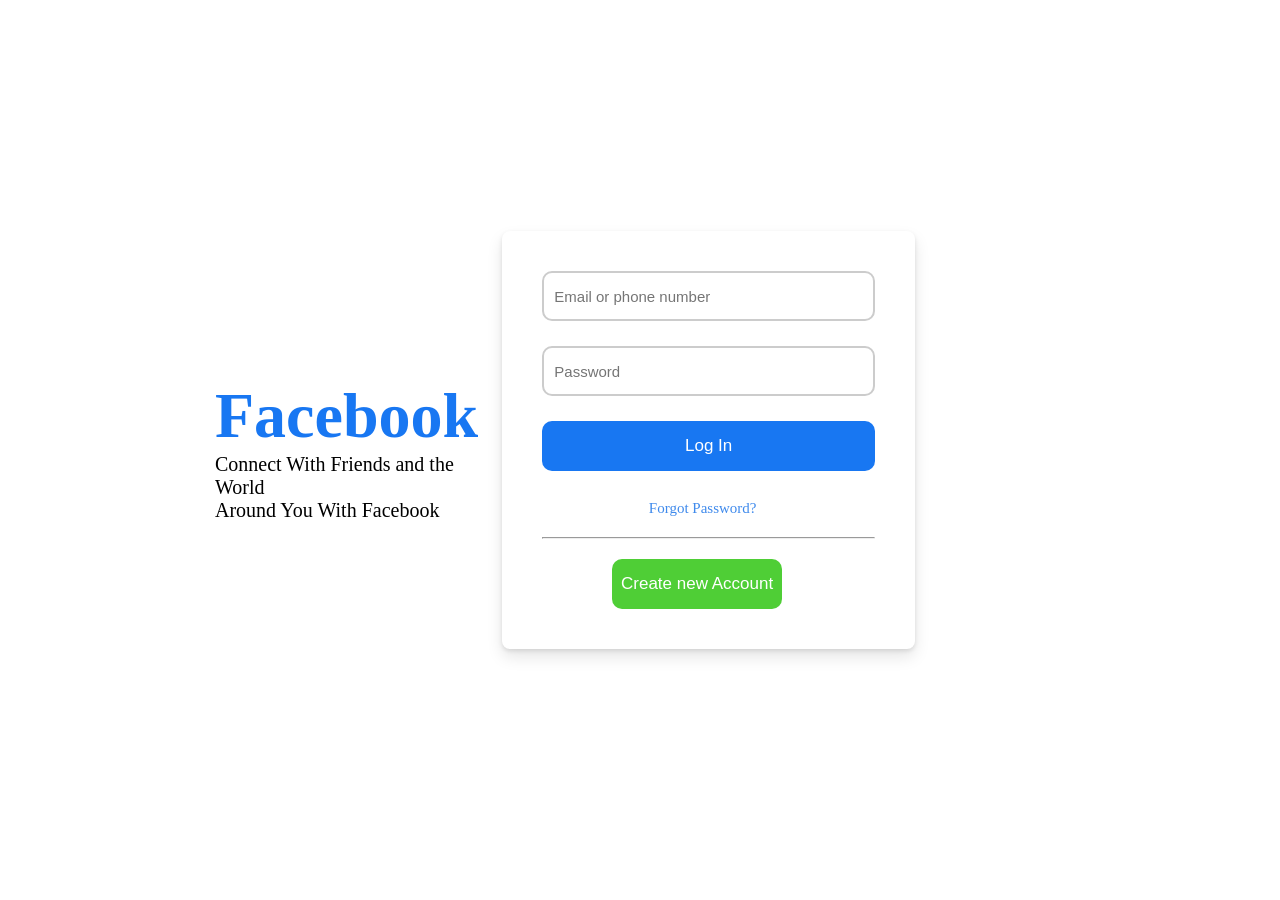
<file: facebook_login/index.html>
<!DOCTYPE html>
<html lang="en">
    <head>
        <meta charset="UTF-8">
        <meta name="viewport" content="width=device-width, initial-scale=1.0">
        <title>login-page-2</title>
        <link rel="stylesheet" href="styles.css">
    </head>
    <body>
        <div class="container">
            <div class="page">
            <div class="title">
                <h2>Facebook</h2>
                <p>Connect With Friends and  the World <br>Around You With Facebook</p>
            </div>
            <div class="login">
                <form action="#">
                    <div class=input-box>  
                        <input type="email" placeholder="Email or phone number" required>
                    </div>
                    <div class="input-box">
                        <input type="password" placeholder="Password" required>
                    </div>
                    <div class="box">
                        <button class="btn">Log In </button> 
                    </div>
                                                      
                    <div class="forgot">
                        <p><a href="#"> Forgot Password?</a></p>
                    </div>
                    <hr>
                    <div class="submit">
                        <button class="create" type="submit">Create new Account</button>
                    </div>
                    
                </form>
            </div>
        </div>
        </div>
    </body>
</html>
</file>
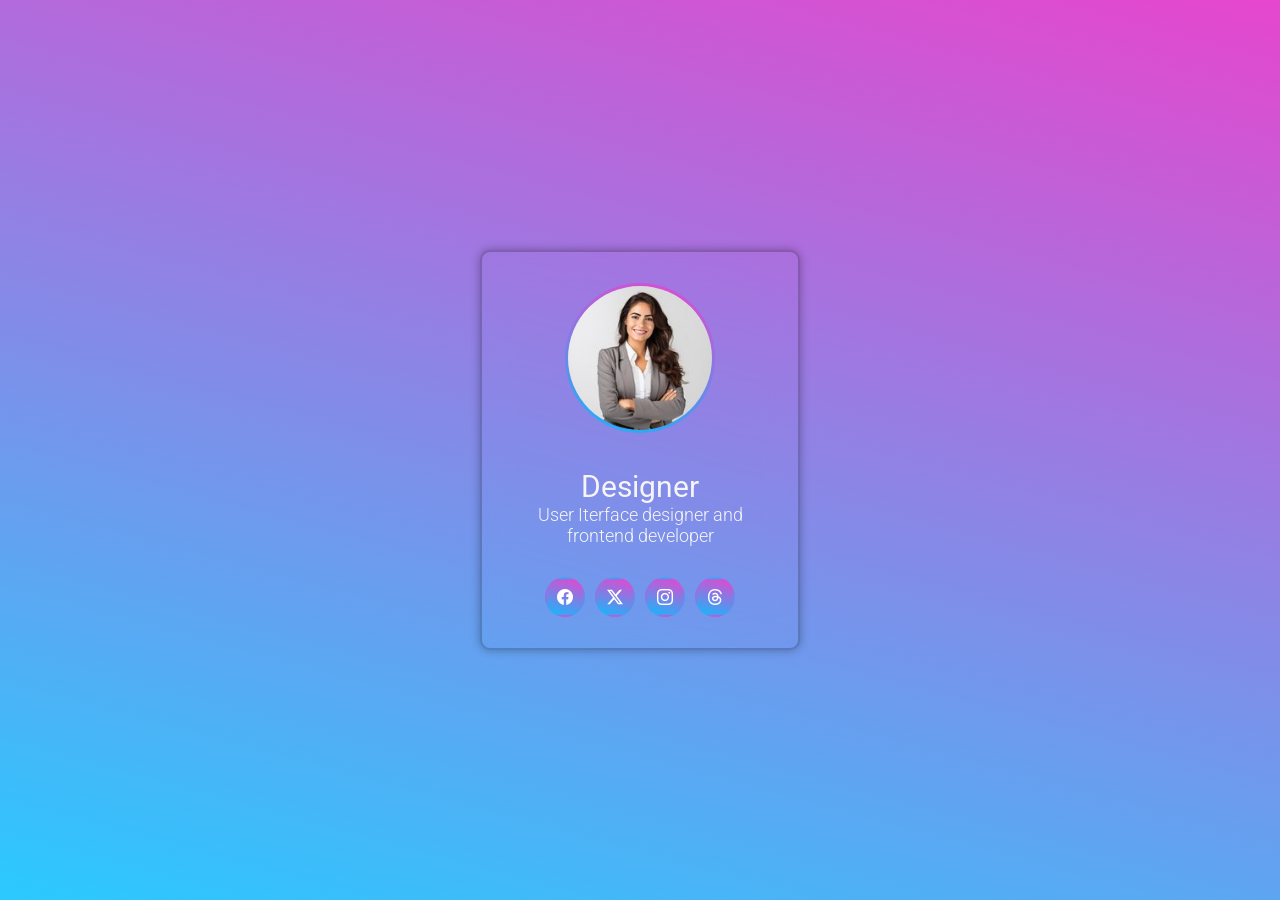
<file: flipcard/index.html>
<!DOCTYPE html>
<html lang="en">
    <head>
        <title>Filping card animation</title>
        <meta charset="UTF-8">
        <link rel="stylesheet" href="./styles.css">
        <meta name="viewport" content="width=device-width, initial-scale=1.0">
        <link rel="stylesheet" href="https://cdn.jsdelivr.net/npm/bootstrap-icons@1.11.0/font/bootstrap-icons.css">
    </head>
    <body>
        <div class="container">
            <div class="image">
                <img  class="profile-image"     src="./image.jpg">
            </div>
            <div class="text">
                <p class="title">Designer</p>
                <p class="sub-title">User Iterface designer and <br> frontend developer</p>
                
            </div>
            <div class="icons">
                <ul>
                    <a href="#"><i class="bi bi-facebook"></i></a>
                    <a href="#"><i class="bi bi-twitter-x"></i></a>
                    <a href="#"><i class="bi bi-instagram"></i></a>
                    <a href="#"><i class="bi bi-threads"></i></a>
                </ul>
                
            </div>
            

        </div>
    </body>
</html>
</file>
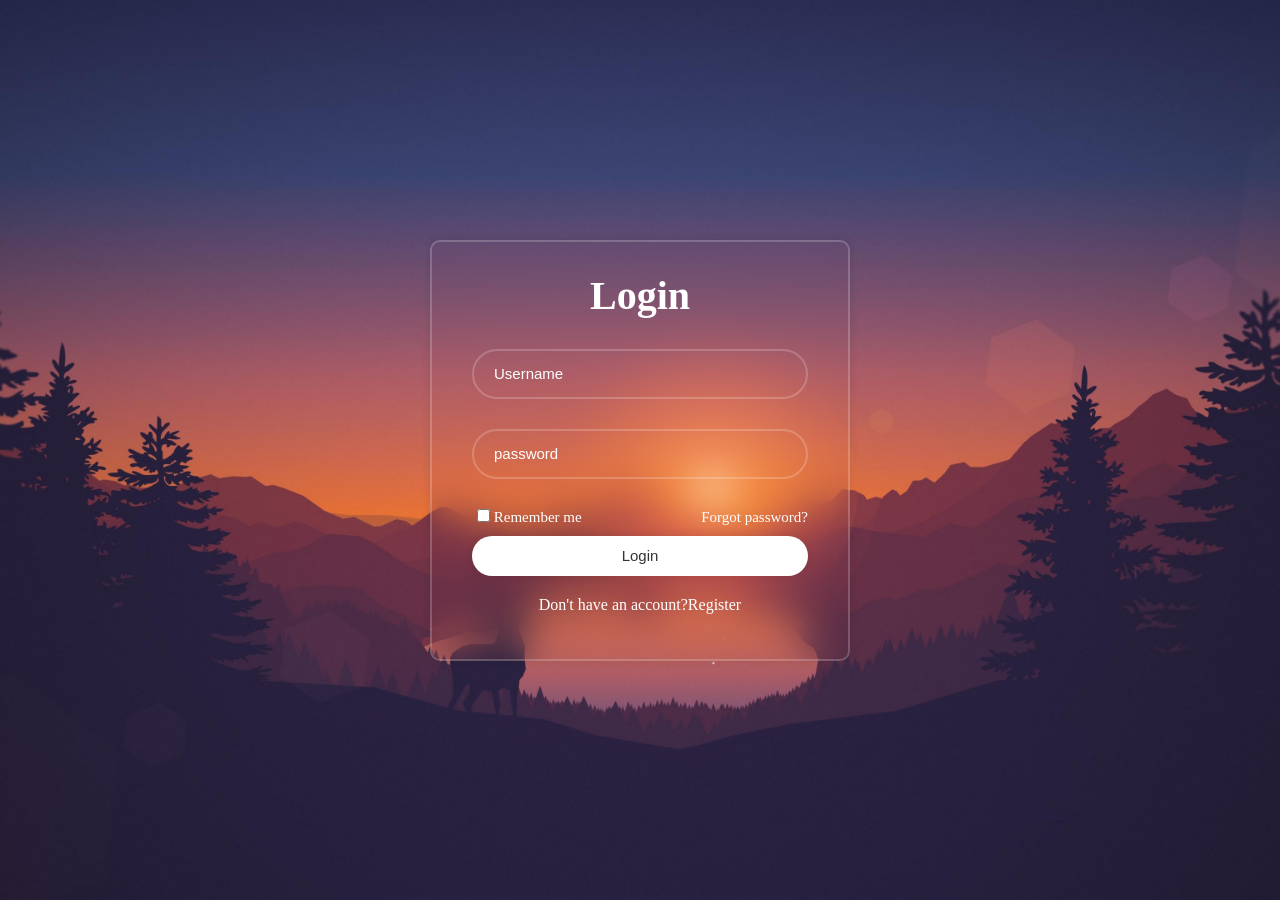
<file: login_page-1/index.html>
<!DOCTYPE html>
<html lang="en">
    <head>
        <meta charset="UTF-8">
        <meta name="viewport" content="width=device-width, initial-scale=1.0">
        <title>Login page</title>
        <link rel="stylesheet" href="styles.css">
    </head>
    <body>
        <div class="container">
            <form action="">
                <h1>Login</h1>
                <div class="input-box">
                    <input type="text" placeholder="Username" required>
                </div>
                <div class="input-box">
                    <input type="password" placeholder="password" required>
                </div>
                <div class="remember-forgot">
                    <label><input type="checkbox"> Remember me</label>
                    <a href="#" >Forgot password?</a>
                </div>
                <button type="submit" class="submit">Login</button>
                <div class="register">
                    <p>Don't have an account?<a href="#">Register</a> </p>
                    
                </div>
            </form>
        </div>

    </body>
</html>
</file>
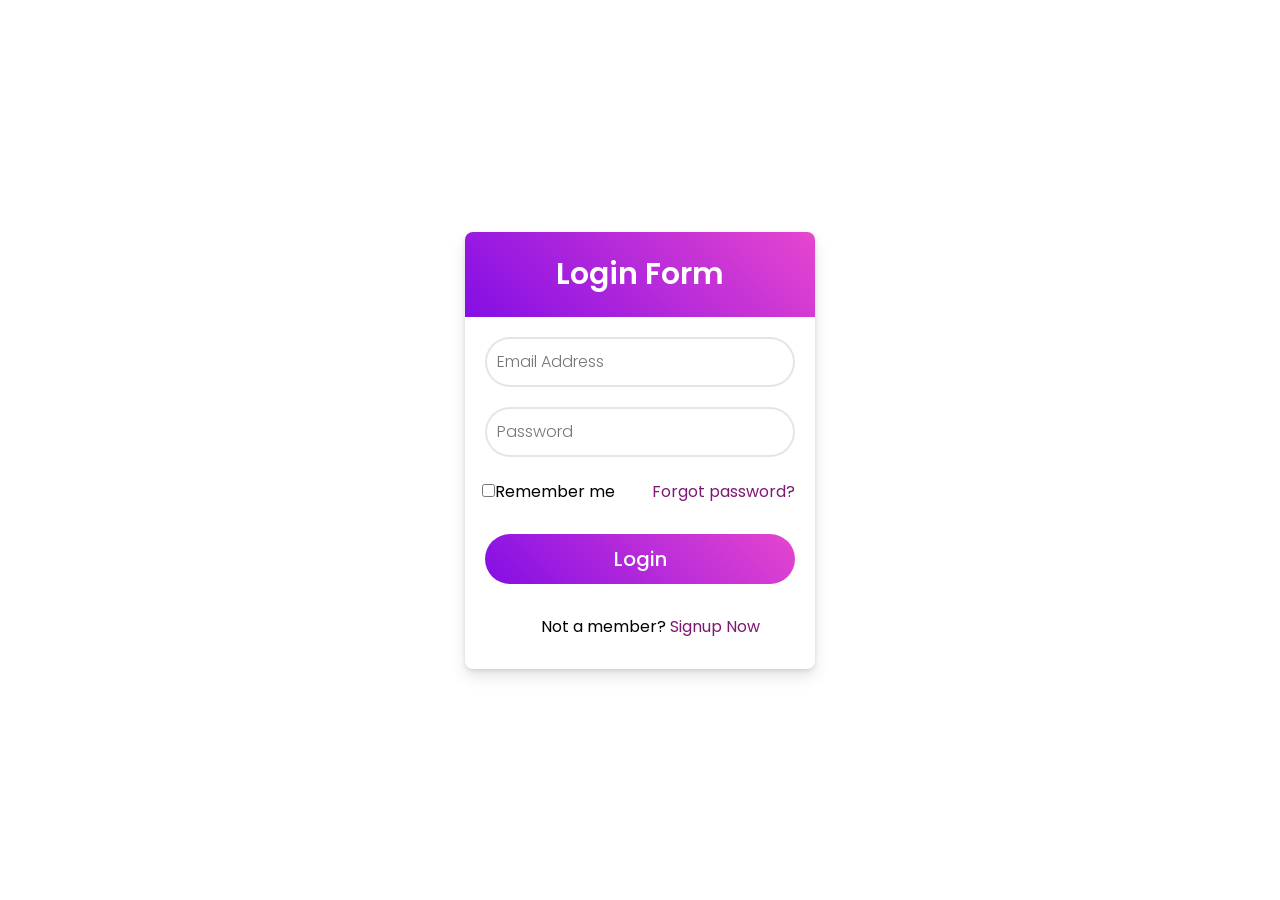
<file: login_page-3/index.html>
<!DOCTYPE html>
<html lang="en">
    <head>
        <meta charset="UTF-8">
        <title>Log in  page</title>
        <meta name="viewport" content="width=device-width,intial-scale=1.0">
        <link rel="stylesheet" href="styles.css">
    </head>
    <body>
        <div class="container">
            <div class="login-form">
                <div class="title">
                    <h2>Login Form</h2>
                </div>               
            <form action="#">
            <div class="input-box">
                <input type="email" placeholder="Email Address" required>
            </div>
             <div class="input-box">
                <input type="password" placeholder="Password" required>
            </div>
            <div class="remember-forgot">
            <label><input type="checkbox">Remember me</label>    
            <a href="#">Forgot password?</a>
            </div>
            <div class="login-btn">
                <button class="btn">Login</button>
            </div>
            <div class="signup">
                <p>Not a member?<a href="#"> Signup Now</a></p>
            </div>

        </form>
        </div>
        </div>
    </body>
</html>
</file>
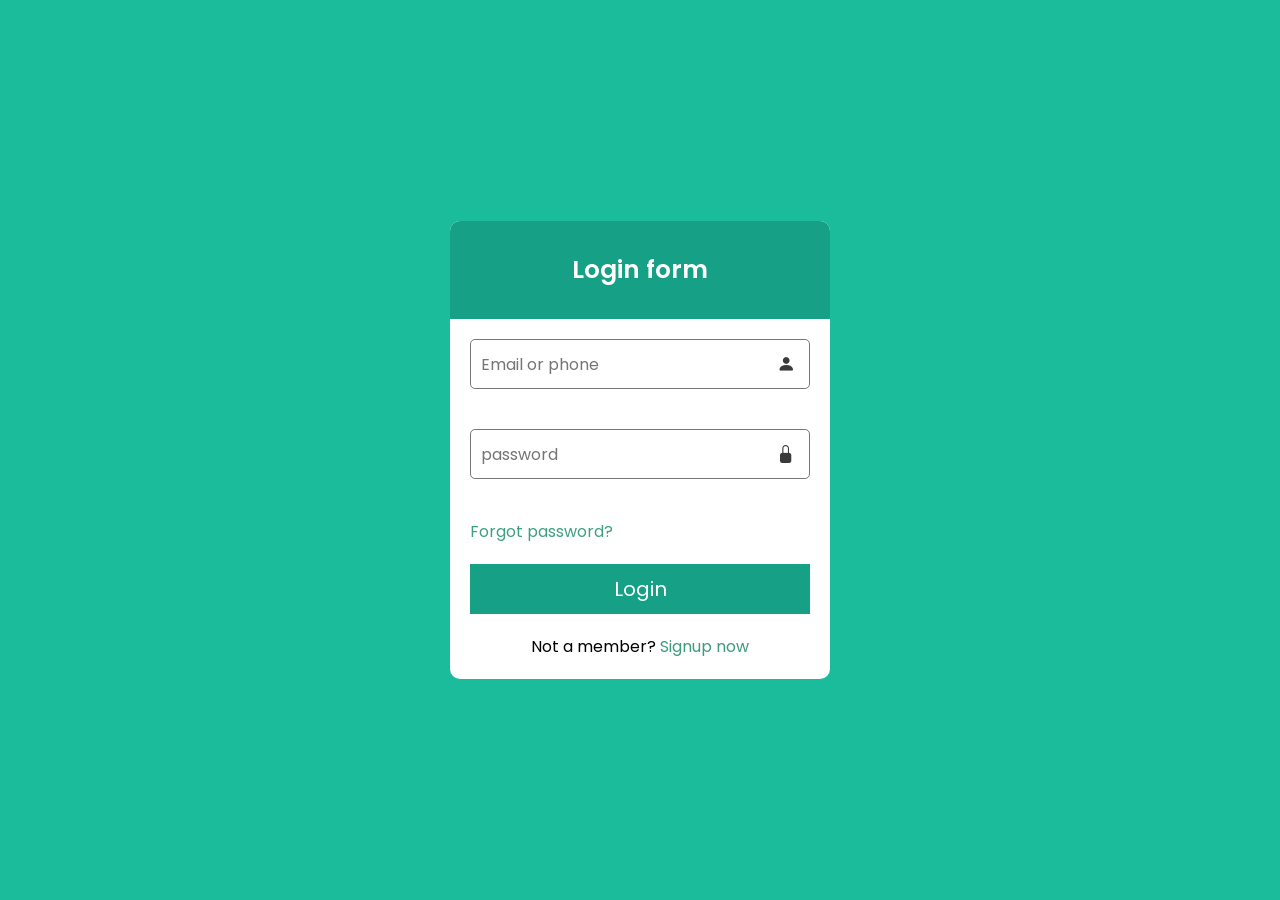
<file: login_page-4/index.html>
<!DOCTYPE html>
<html lang="en">
    <head>
        <meta charset="UTF-8">
        <title>Login page 4 </title>
        <meta name="viewport" content="width=device-width,intial-scale=1.0">
        <link rel="stylesheet" href="./styles.css">
        <link href="https://cdn.jsdelivr.net/npm/bootstrap-icons@1.11.3/font/bootstrap-icons.css" rel="stylesheet">

    </head>
    <body>
        <div class="login-container">
            <H2>Login form </H2>
            <div class="input">  
                <input class="text" type="email" placeholder="Email or phone" required >
                <i class="bi bi-person-fill"></i>              
            </div>
            <div class="input">              
            <input class="text" type="password" placeholder="password" required >
            <i class="bi bi-lock-fill"></i>               
            </div>
            <div class="forgot">
                <p class="fg"><a href="#">Forgot password?</a></p>
            </div>
            <div class="login">
                <button class="btn" type="submit">Login</button>
            </div>
            
            <div class="member">
                <p class="mem">Not a member? <a href="#">Signup now </a></p>
            </div>

        </div>
    </body>
</html>
</file>
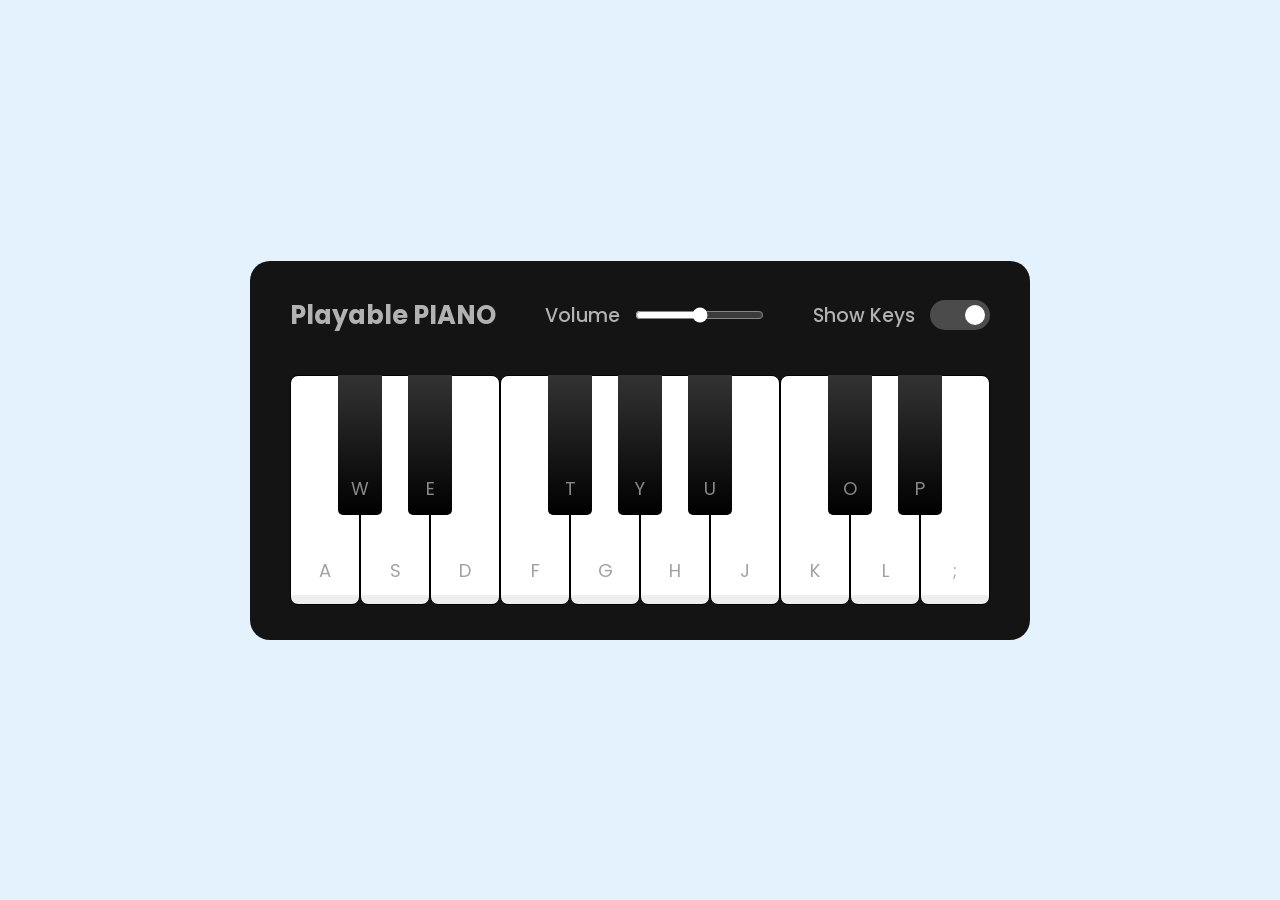
<file: piano/index.html>
<!DOCTYPE html>
<html lang="en" dir="ltr">
<head>
    <meta charset="UTF-8">
    <meta name="viewport" content="width=device-width, initial-scale=1.0">
    <link rel="stylesheet" href="./styles.css">
    <title>My Piano</title>
    <script src="./js.js" defer></script>
</head>
<body>
    <div class="wrapper">
        <header>
        <h2>Playable PIANO</h2>
        <div class="column volume-slider">
            <span>Volume</span><input type="range" min="0" max="1" value="0.5" step="any">
        </div>
        <div class="column keys-checkbox">
            <span>Show Keys</span><input type="checkbox" checked>
        </div>
    </header>
    <ul class="piano-keys">
        <li class="key white" data-key="a"><span>a</span></li>
        <li class="key black" data-key="w"><span>w</span></li>
        <li class="key white" data-key="s"><span>s</span></li>
        <li class="key black" data-key="e"><span>e</span></li>   
        <li class="key white" data-key="d"><span>d</span></li>
        <li class="key white" data-key="f"><span>f</span></li>
        <li class="key black" data-key="t"><span>t</span></li>
        <li class="key white" data-key="g"><span>g</span></li>
        <li class="key black" data-key="y"><span>y</span></li>
        <li class="key white" data-key="h"><span>h</span></li>
        <li class="key black" data-key="u"><span>u</span></li>
        <li class="key white" data-key="j"><span>j</span></li>
        <li class="key white" data-key="k"><span>k</span></li>
        <li class="key black" data-key="o"><span>o</span></li>
        <li class="key white" data-key="l"><span>l</span></li>
        <li class="key black" data-key="p"><span>p</span></li>
        <li class="key white" data-key=";"><span>;</span></li>
        
    </ul>
    </div>

</body>
</html>
</file>
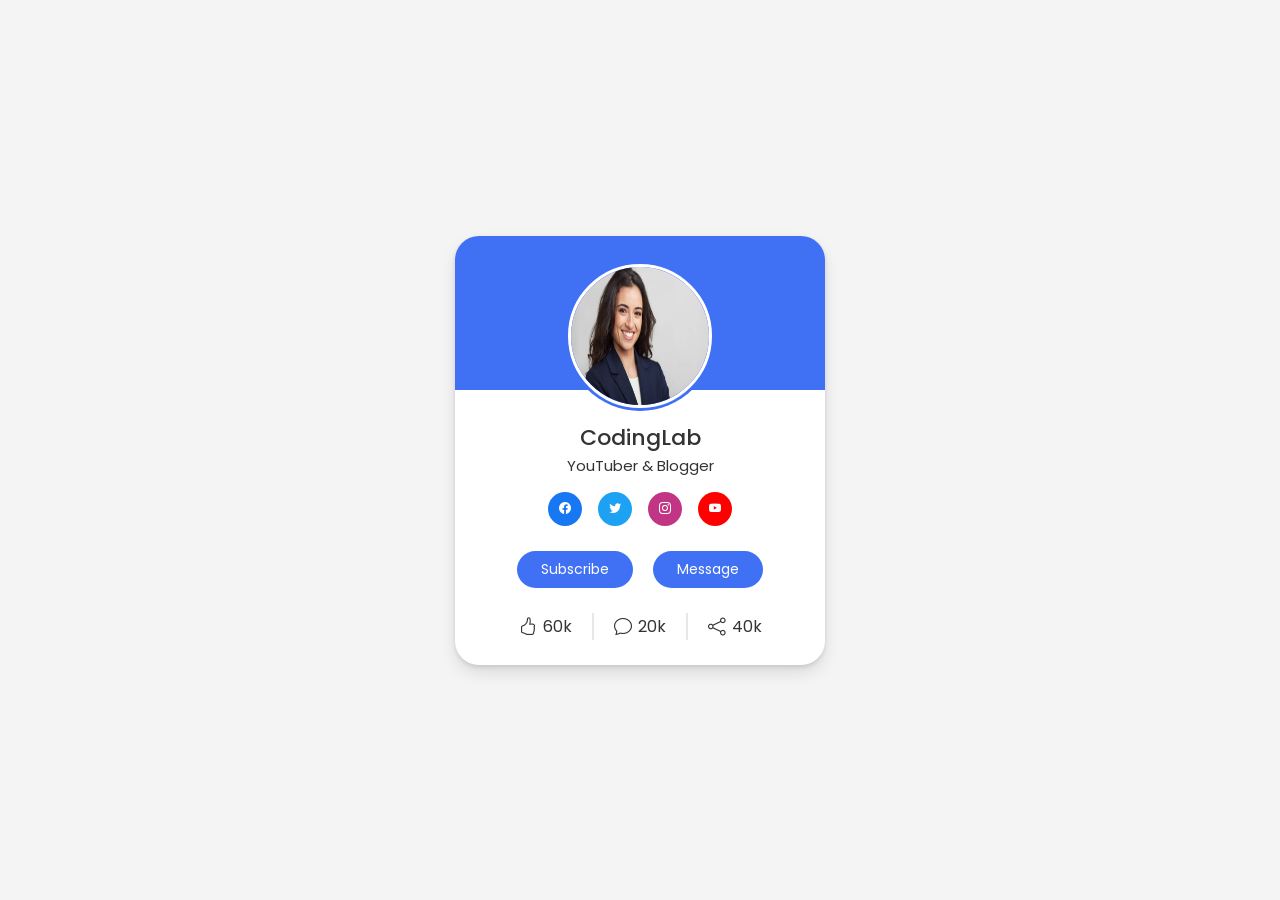
<file: profile_card/index.html>
<!DOCTYPE html>
<html lang="en">
    <head>
        <meta charset="UTF-8">
        <title>Profile Card</title>
        <link rel="stylesheet" href="styles.css">
        <link rel="stylesheet" href="https://cdn.jsdelivr.net/npm/bootstrap-icons@1.11.0/font/bootstrap-icons.css">
    </head>
    <body>
        <div class="container">
            <div class="image">
                <img class="profile-image" src="./image.png" alt="profile image">
            </div>

            <div class="text">
                <span class="name">CodingLab</span>
                <span class="job">YouTuber & Blogger</span>
            </div>

            <div class="media-buttons">
                <a href="#"   style="background-color: #1877F2;" class="link">
                  <i class="bi bi-facebook"></i>
                </a>
                <a href="#"   style="background-color:#1DA1F2 ;"class="link">
                    <i class="bi bi-twitter"></i>
                </a>
                <a href="#"  style="background-color: #c13584;" class="link">
                   <i class="bi bi-instagram"></i>
                </a>
                <a href="#"  style="background-color:#FF0000 ;" class="link">
                   <i class="bi bi-youtube"></i>
                </a>
            </div>

            <div class="buttons">
                <button class="button">Subscribe</button>
                <button class="button">Message</button>
            </div>

            <div class="analytics">
                <div class="data">
                    <i class="bi bi-hand-thumbs-up"></i>
                    <span class="number">60k</span>
                </div>

                <div class="data">
                   <i class="bi bi-chat"></i>
                    <span class="number">20k</span>
                </div>

                <div class="data">
                    <i class="bi bi-share"></i>
                    <span class="number">40k</span>
                </div>

               
            </div>
        </div>
    </body>
</html>
</file>
<file: facebook_login/styles.css>
*{
    margin: 0;
    padding: 0;
    box-sizing: border-box;
}

.container{
    height:100vh;
    display: flex;
    align-items: center;
    justify-content: center;
    padding: 0px 15px;
}

.login{
    display: flex;
    flex-direction: column;
    margin-right:350px;
    width: 420px;
    margin-bottom:20px;
    background-color:#fff;
    border-radius: 8px;
    padding: 20px 20px 20px 20px;
    box-shadow: 0px 2px 4px rgba(0,0,0,0.1),
                0px 8px 16px rgba(0,0,0,0.1);
}

.login .input-box{
    width:100%;
    padding: 20px 20px 5px 20px;
    
}

.input-box input{
    width:100%;
    height:50px;
    padding:10px;
    border-radius: 10px;
    border:0px;
    outline:0px;
    font-size: 15px;
    font-weight: 500px;
    border: 2px solid #ccc;
    background: transparent;
    
}

.btn{
    width: 100%;
    border-radius: 10px;
    background-color:#1877F2 ;
    border: 0px;
    outline: 0px;
    height: 50px;
    cursor: pointer;
    font-size: 17px;
    font-weight: 550px;
    color: #fff;
    transition: transform 0.2s ease;
    
}
.btn:active{
    transform: scale(0.96);
}

.box{
    padding: 20px;
}

.forgot{
    text-align: center;
    padding: 8px 20px 10px 8px;
    
}

.forgot a{
    text-decoration: none;
    cursor: pointer;
    font-size: 15px;
    font-weight: 500px;
   color: #3f8aec;
}

hr{
    margin: 10px 20px 20px 20px;
}


.submit{
    padding-left: 90px;
    margin-bottom: 20px;
}

.create{
    width: 60%;
    border-radius: 10px;
    background-color:#4fce36;
    border: 0px;
    outline: 0px;
    height: 50px;
    cursor: pointer;
    font-size: 17px;
    font-weight: 550px;
    color: #fff;
    padding: 5px;
    
}

.forgot a:hover{
    text-decoration: underline;
}

.title h2{
    color: #1877F2;
    font-size: 4rem;
    font-weight: 200px;
}
.title p{
    font-size: 20px;
    font-weight: 100px;
}

.page{
    display: flex;
    align-items: center;
    justify-content: space-between;
    width: 100%;
}
.title{
    padding-left:200px ;
}
</file>
<file: flipcard/styles.css>
@import url('https://fonts.googleapis.com/css2?family=Roboto:ital,wght@0,100..900;1,100..900&display=swap');

*{
    margin: 0;
    padding: 0;
    box-sizing: border-box;
    font-family: "Roboto", sans-serif;
}

body{
    background-image: linear-gradient(375deg,rgb(0, 191, 255, 0.834),rgb(230, 70, 206));
    height: 100vh;
    width: 100%;
    display: flex;
    align-items: center;
    justify-content: center;

}

.container{
    background-color:transparent;
    width: 320px;
    height: 400px;
    border-radius: 10px;
    box-shadow: 0  0 10px rgba(0, 0, 0, 0.3);
    display: flex;
    flex-direction: column;
    align-items: center;
    justify-content: space-evenly;
    backdrop-filter: blur(15px);
    border: 2px solid rgba(0, 0, 0, 0.2) ;
}

img{
    width: 150px;
    height: 150px;
    border-radius: 50%;
    padding: 3px;
    background: linear-gradient(375deg,rgba(0, 191, 255, 0.834),rgb(230, 70, 206));
    object-fit: cover;
}

.container .text{
   text-align: center;
   color: whitesmoke;
}

.text .title{
    font-size: 30px;
    font-weight: 400;
    
}

.text .sub-title{
    font-size: 18px;
    font-weight: 300;
}

.icons ul{
    display: flex;
}

.icons  ul a {
    display: block;
    height: 40px;
    width: 40px;
    background-image: linear-gradient(375deg,rgb(0, 191, 255, 0.834) , rgb(230, 70, 206));
    color: #fff;
    text-align: center;
    border: 2px solid transparent;
    line-height: 38px;
    margin: 0 5px;
    border-radius: 50%;
}

.icons  ul a:hover{
    background: none;
    border-color: rgb(230, 70, 206);
    color:  #fff;
}
</file>
<file: login_page-1/styles.css>
*{
    margin: 0;
    padding: 0;
    box-sizing: border-box;
}

body{
    display: flex;
    justify-content: center;
    align-items: center;
    min-height: 100vh;
    background-image: url(./image.jpg);
    background-position: center;
    background-size: cover;
}
    


.container{
    background:transparent;
    color: white;
    width: 420px;
    border-radius: 10px;
    padding: 30px 40px;
    border: 2px solid rgba(255,255,255,.2);
    backdrop-filter: blur(20px);
    box-shadow: 0 0 10px rgba(0,0,0,.1);
}
.container h1{
    font-size: 40px;
    text-align: center;
}

.container .input-box{
    width: 100%;
    height: 50px;
    margin: 30px 0;
}

.input-box input{
    width: 100%;
    height: 100%;
    background: transparent;
    border: none;
    outline: none;
    border: 2px solid rgba(255,255,255,.2);
    border-radius: 40px;
    font-size: 15px;
    color: white;
    padding: 20px 20px 20px 20px;
}

.input-box input::placeholder{
    color: white;
    
}

.container .remember-forgot{
    display: flex;
    justify-content: space-between;
    font-size: 15px;

}

.remember-forgot label input{
    accent-color: white;
    margin-left: 5px;
}

.remember-forgot a{
    text-decoration: none;
    color: white;
}

.remember-forgot a:hover{
    text-decoration: underline;
}
.container .submit{
    width: 100%;
    height: 40px;
    background: white;
    border: none;
    outline: none;
    border-radius: 40px;
    cursor: pointer;
    border:2px solid rgba(255,255,255,.2);
    font-size: 15px;
    color: #333;
    font-weight: 500;
    box-shadow: 0 0 10px rgba(0,0,0,.1);
    margin-top: 10px;
}

.container .register{
    font-size: 16px;
    margin-top: 20px;
    text-align: center;
    margin: 20px 0 15px;

}

.register p a{
    text-decoration: none;
    color: white;

}

.register  a:hover{
    text-decoration: underline;
}


@media(max-width:480px){
    .container{
        padding:20px 15px;
        
    }
   
   

}
</file>
<file: login_page-3/styles.css>
@import url('https://fonts.googleapis.com/css2?family=Poppins:ital,wght@0,100;0,200;0,300;0,400;0,500;0,600;0,700;0,800;0,900;1,100;1,200;1,300;1,400;1,500;1,600;1,700;1,800;1,900&display=swap');

*{
    margin: 0;
    padding: 0;
    box-sizing: border-box;
    font-family: 'poppins' ,sans-serif;
}

.container{
    display: flex;
    align-items: center;
    justify-content: center;
    height: 100vh;
    flex-direction: column;
   
}

.login-form{
    background-color:#fff;
    box-shadow: 0px 2px 4px rgba(0,0,0,0.1),
                0px 8px 16px rgba(0,0,0,0.1);
    width: 350px;
    border-radius: 8px;
}

.login-form h2{
    text-align: center;
    padding: 20px 20px 20px 20px;
    color: white;
    font-weight: 600;
    font-size: 30px;
}
.title{
    background-image: linear-gradient(45deg,rgb(132, 14, 229),rgb(230, 70, 206));
    border-radius: 8px 8px 0px 0px;
}
    

.input-box{
    margin: 20px;
}

.input-box input{
    width:100%;
    height: 50px;
    border-radius: 40px;
    border: none;
    outline: none;
    border: 2px solid rgba(0,0,0,0.1);
    padding: 10px;
    font-size: 16px;
    font-weight: 350;

}

.remember-forgot{
    display: flex;
    justify-content: space-between;
    padding: 2px 20px 30px 15px;
}

.remember-forgot a{
    text-decoration: none;
    color: rgb(125, 24, 115);
}

.remember-forgot a:hover{
    text-decoration: underline;
}

.login-btn{
    width: 100%;
    padding: 0px 20px 0px 20px;
    
}


.btn{
    width: 100%;
    height:50px;
    border-radius: 40px;
    border: 0px;
    outline: 0px;
    background-image: linear-gradient(45deg,rgb(132, 14, 229),rgb(230, 70, 206));
    color: #fff;
    font-size: 20px;
    font-weight: 500;
    cursor: pointer;
}

.signup{
    display: flex;
    justify-content: center;
    padding: 30px 0px 30px 20px;
}

.signup a{
    text-decoration: none;
    color: rgb(125, 24, 115);
}

.signup a:hover{
    text-decoration: underline;
}

.remember-forgot  label input{
    accent-color: white;
    margin-left: 2px;
}

@media(max-width:480px){
    .container{
        padding:20px 15px;
    }
}
</file>
<file: login_page-4/styles.css>
@import url('https://fonts.googleapis.com/css2?family=Poppins:ital,wght@0,100;0,200;0,300;0,400;0,500;0,600;0,700;0,800;0,900;1,100;1,200;1,300;1,400;1,500;1,600;1,700;1,800;1,900&display=swap');

*{
    margin: 0;
    padding: 0;
    box-sizing: border-box;
    font-family: "Poppins", sans-serif;
}

body{
    display: flex;
    justify-content: center;
    align-items: center;
    height: 100vh;
    background-color: #1abc9c;
}

.login-container{
    width: 380px;
    height: auto;
    background-color: #fff;
    border-radius: 10px;
    
}

h2{
    padding: 30px ;
    text-align: center;
    color: #ffffff;  
    background-color: #16a085 ;
    border-radius: 10px 10px 0px 0px;
    font-size: 25px;
    font-weight: 600;
}

.login-container .input{
    width: 100%;
    padding: 20px;
    position: relative;
    
    
}

.input input{
    padding: 10px 45px 10px 10px;
    color: #000000;
    font-size: 16px;
    font-weight: 200px;
    width: 100%;
    height: 50px;
    border-radius: 5px;
    border: 1px solid #7a7676;
    outline: none;
    
}


.btn{
    width: 100%;
    height: 50px;
    background-color: #16a085;
    border: none;
    outline: none;
    color: #fff;
    font-size: 20px;
    font-weight: 400px;
    cursor: pointer;
}

.login{
    padding: 0px 20px 0px 20px ;
    
}

.forgot{
    padding: 20px ;
    
}
.forgot a{
    color:rgb(63, 160, 127) ;
    text-decoration: none;

}

.forgot a:hover{
    text-decoration: underline;
}

.member{
    text-align: center;
    padding: 20px;
}

.member a{
    text-decoration: none;
    color:rgb(63, 155, 124) ;
}

.member a:hover{
    text-decoration: underline;
}

.button:hover{
    background-color: #12876f;
}

input:focus{
    border: 2px solid #12876f;
}

.input i{
    position: absolute;
    right: 35px;     
    top: 50%;
    transform: translateY(-50%);
    font-size: 18px;
    color: #3b3a3a;
    pointer-events: none;
}
</file>
<file: piano/styles.css>
@import url('https://fonts.googleapis.com/css2?family=Poppins:wght@400;500;600&display=swap');
* {
  margin: 0;
  padding: 0;
  box-sizing: border-box;
  font-family: 'Poppins', sans-serif;
}
body {
  display: flex;
  align-items: center;
  justify-content: center;
  min-height: 100vh;
  background: #E3F2FD;
}
.wrapper {
  
  padding: 35px 40px ;
  border-radius: 20px;
  background: #141414;
}
.wrapper header {
  display: flex;
  color: #B2B2B2;
  align-items: center;
  justify-content: space-between;
}
header h2 {
  font-size: 1.6rem;
}
header .column {
  display: flex;
  align-items: center;
}
header   span {
  font-weight: 500;
  margin-right: 15px;
  font-size: 1.19rem;
}
header input {
  outline: none;
  border-radius: 30px;
}
.volume-slider input {
  
  accent-color: #fff;
}
.keys-checkbox input {
  height: 30px;
  width: 60px;
  cursor: pointer;
  appearance: none;
  position: relative;
  background: #4B4B4B;
  
}
.keys-checkbox input::before {
  content: "";
  position: absolute;
  top: 50%;
  left: 5px;
  width: 20px;
  height: 20px;
  border-radius: 50%;
  background: #8c8c8c;
  transform: translateY(-50%);
  transition: all 0.3s ease;
}
.keys-checkbox input:checked::before {
  left: 35px;
  background: #fff;
}
.piano-keys {
  display: flex;
  list-style: none;
  margin-top: 40px;
  
}
.piano-keys .key {
  cursor: pointer;
  user-select: none;
  position: relative;
  text-transform: uppercase;
}
.piano-keys .black { 
  z-index: 2;
  width: 44px;
  height: 140px;
  margin: 0 -22px 0 -22px;
  border-radius: 0 0 5px 5px;
  background: linear-gradient(#333, #000);
}
.piano-keys .black.active {
  box-shadow: inset -5px -10px 10px rgba(255,255,255,0.1);
  background:linear-gradient(to bottom, #000, #434343);
}
.piano-keys .white {
  height: 230px;
  width: 70px;  
  border-radius: 8px;
  border: 1px solid #000;
  background: linear-gradient(#fff 96%, #eee 4%);
}
.piano-keys .white.active {
  box-shadow: inset -5px 5px 20px rgba(0,0,0,0.2);
  background:linear-gradient(to bottom, #fff 0%, #eee 100%);
}
.piano-keys .key  span {
  position: absolute;
  bottom: 20px;
  width: 100%;
  color: #A2A2A2;
  font-size: 1.13rem;
  text-align: center;
}
.piano-keys .key.hide span {
  display: none;
}
.piano-keys .black span {
  bottom: 13px;
  color: #888888;
}
@media screen and (max-width: 815px) {
  .wrapper {
    padding: 25px;
  }
  header {
    flex-direction: column;
  }
  header :where(h2, .column) {
    margin-bottom: 13px;
  }
  .volume-slider input {
    max-width: 100px;
  }
  .piano-keys {
    margin-top: 20px;
  }
  .piano-keys .key:where(:nth-child(9), :nth-child(10)) {
    display: none;
  }
  .piano-keys .black {
    height: 100px;
    width: 40px;
    margin: 0 -20px 0 -20px;
  }
  .piano-keys .white {
    height: 180px;
    width: 60px;
  }
}
@media screen and (max-width: 615px) {
  .piano-keys .key:nth-child(13),
  .piano-keys .key:nth-child(14),
  .piano-keys .key:nth-child(15),
  .piano-keys .key:nth-child(16),
  .piano-keys .key :nth-child(17) {
    display: none;
  }
  .piano-keys .white {
    width: 50px;
  }
}
</file>
<file: profile_card/styles.css>
@import url('https://fonts.googleapis.com/css2?family=Poppins:ital,wght@0,100;0,200;0,300;0,400;0,500;0,600;0,700;0,800;0,900;1,100;1,200;1,300;1,400;1,500;1,600;1,700;1,800;1,900&display=swap');

*{
    margin: 0;
    padding: 0;
    box-sizing: border-box;
    font-family:"Poppins", sans-serif;
}

body{
    display: flex;
    justify-content: center;
    align-items: center;
    min-height: 100vh;
   background-color: #f4f4f4;
}

.image{
    width: 150px;
    height: 150px;
    position: relative;
    background-color: #4070f4;
    border-radius: 50%;
    padding: 3px;
    margin-bottom: 10px;
}

.image .profile-image{
    width: 100%;
    height: 100%;
    border-radius: 50%;
    border: 3px solid #fff;
}

.container{
    background-color:#fff;
    box-shadow: 0px 2px 4px rgba(0,0,0,0.1),
                0px 8px 16px rgba(0,0,0,0.1);
   max-width: 370px;
   width: 100%;
    border-radius: 24px;
    padding: 25px;
    display: flex;
    flex-direction: column;
    align-items: center;
    position: relative;
}

.container::before{
    content: '';
    position: absolute;
    height: 36%;
    width: 100%;
    background-color: #4070f4;
    top: 0;
    left: 0;
    border-radius: 24px 24px 0px 0px;
}

.container .text{
    display: flex;
    flex-direction: column;
    align-items: center;
    color: #333;
}
.text .name{
    font-size: 22px;
    font-weight: 500;
}

.text .job{
    font-size: 15px;
    font-weight: 400;
}

.container .media-buttons{
    display: flex;
    align-items: center;
    margin-top: 15px;
}

.media-buttons .link{
    text-decoration: none;
    background-color: #4070f4;
    margin: 0px 8px ;
    height: 34px;
    width: 34px;
    display: flex;
    justify-content: center;
    align-items: center;
    border-radius: 50%;
    color: #fff;
    font-size: 12px;
}

.container .buttons{
    display: flex;
    align-items: center;
    margin-top: 25px;

}

.buttons .button{
    background-color: #4070f4;
    padding: 8px 24px;
    margin: 0px 10px;
    border: none;
    border-radius: 24px;
    color: #fff;
    font-size: 14px;
    font-weight: 400;
    cursor: pointer;
    transition: all 0.3s ease;
}

.buttons button:hover{
    background-color: #0e4bf1;
}

.container .analytics{
    display: flex;
    align-items: center;
    margin-top: 25px;
}

.analytics .data{
    color: #333;
     display: flex;
    align-items: center;
  padding: 0px 20px;
  border-right: 2px solid #e7e7e7;
}

.data:last-child{
    border-right: none;
}

.data i{
    font-size: 18px;
    margin-right: 6px;
}
</file>
